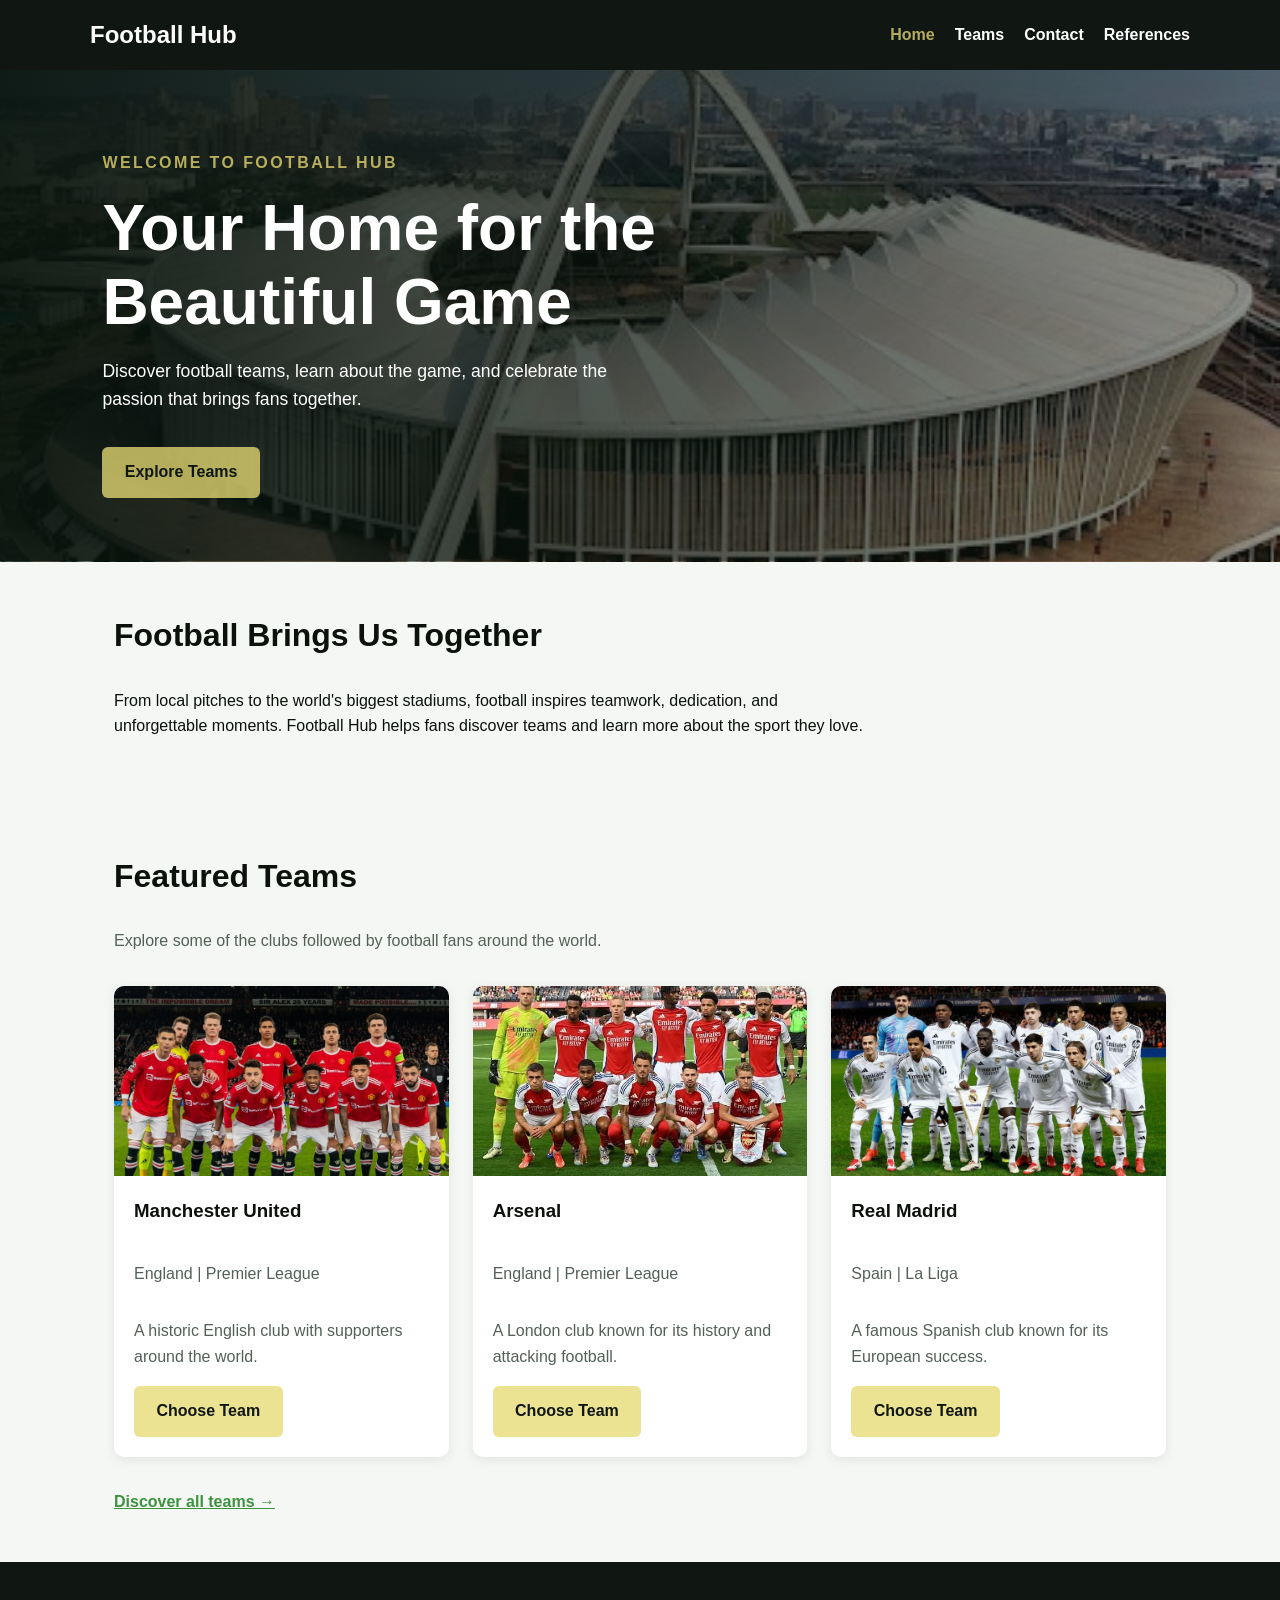
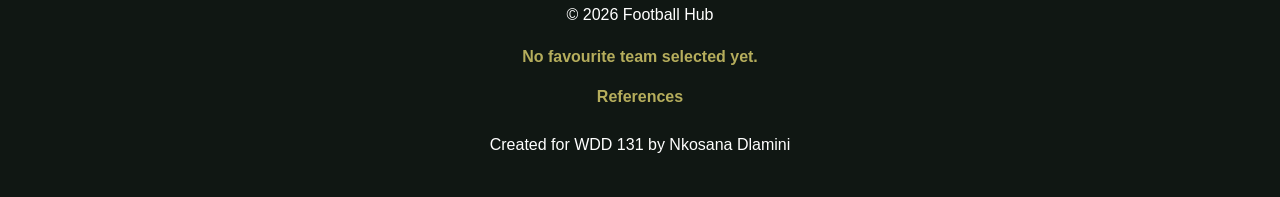
<file: project/index.html>
<!DOCTYPE html>
<html lang="en">
<head>
    <meta charset="UTF-8">
    <meta name="viewport" content="width=device-width, initial-scale=1.0">
    <meta name="description" content="Explore Football Hub for football teams, exciting match information, team profiles, and the latest football stories.">
    <meta name="author" content="Nkosana Dlamini">
    <title>Football Hub | Home</title>
    <link rel="stylesheet" href="project.css">
    <script src="project.js" defer></script>
</head>
<body>
    <header>
        <div class="header-inner">
            <a class="logo" href="index.html">Football Hub</a>

            <nav aria-label="Main navigation">
                <a href="index.html" aria-current="page">Home</a>
                <a href="teams.html">Teams</a>
                <a href="contact.html">Contact</a>
                <a href="references.html">References</a>
            </nav>
        </div>
    </header>

    <main>
        <section class="hero">
            <div class="hero-content">
                <p class="eyebrow">WELCOME TO FOOTBALL HUB</p>
                <h1>Your Home for the Beautiful Game</h1>
                <p>
                    Discover football teams, learn about the game,
                    and celebrate the passion that brings fans together.
                </p>
                <a class="button" href="teams.html">Explore Teams</a>
            </div>
        </section>

        <section class="intro">
            <h2>Football Brings Us Together</h2>
            <p>
                From local pitches to the world's biggest stadiums,
                football inspires teamwork, dedication, and unforgettable
                moments. Football Hub helps fans discover teams and
                learn more about the sport they love.
            </p>
        </section>

        <section class="featured">
            <h2>Featured Teams</h2>
            <p class="section-description">
                Explore some of the clubs followed by football fans
                around the world.
            </p>

            <div id="featured-teams" class="team-grid">
                <p>Loading featured teams...</p>
            </div>

            <a class="text-link" href="teams.html">Discover all teams →</a>
        </section>
    </main>

    <footer>
        <p>&copy; <span id="current-year"></span> Football Hub</p>
        <p id="saved-team" class="saved-team" aria-live="polite"></p>
        <nav aria-label="Footer navigation">
            <a href="references.html">References</a>
        </nav>
        <p>Created for WDD 131 by Nkosana Dlamini</p>
    </footer>
</body>
</html>
</file>
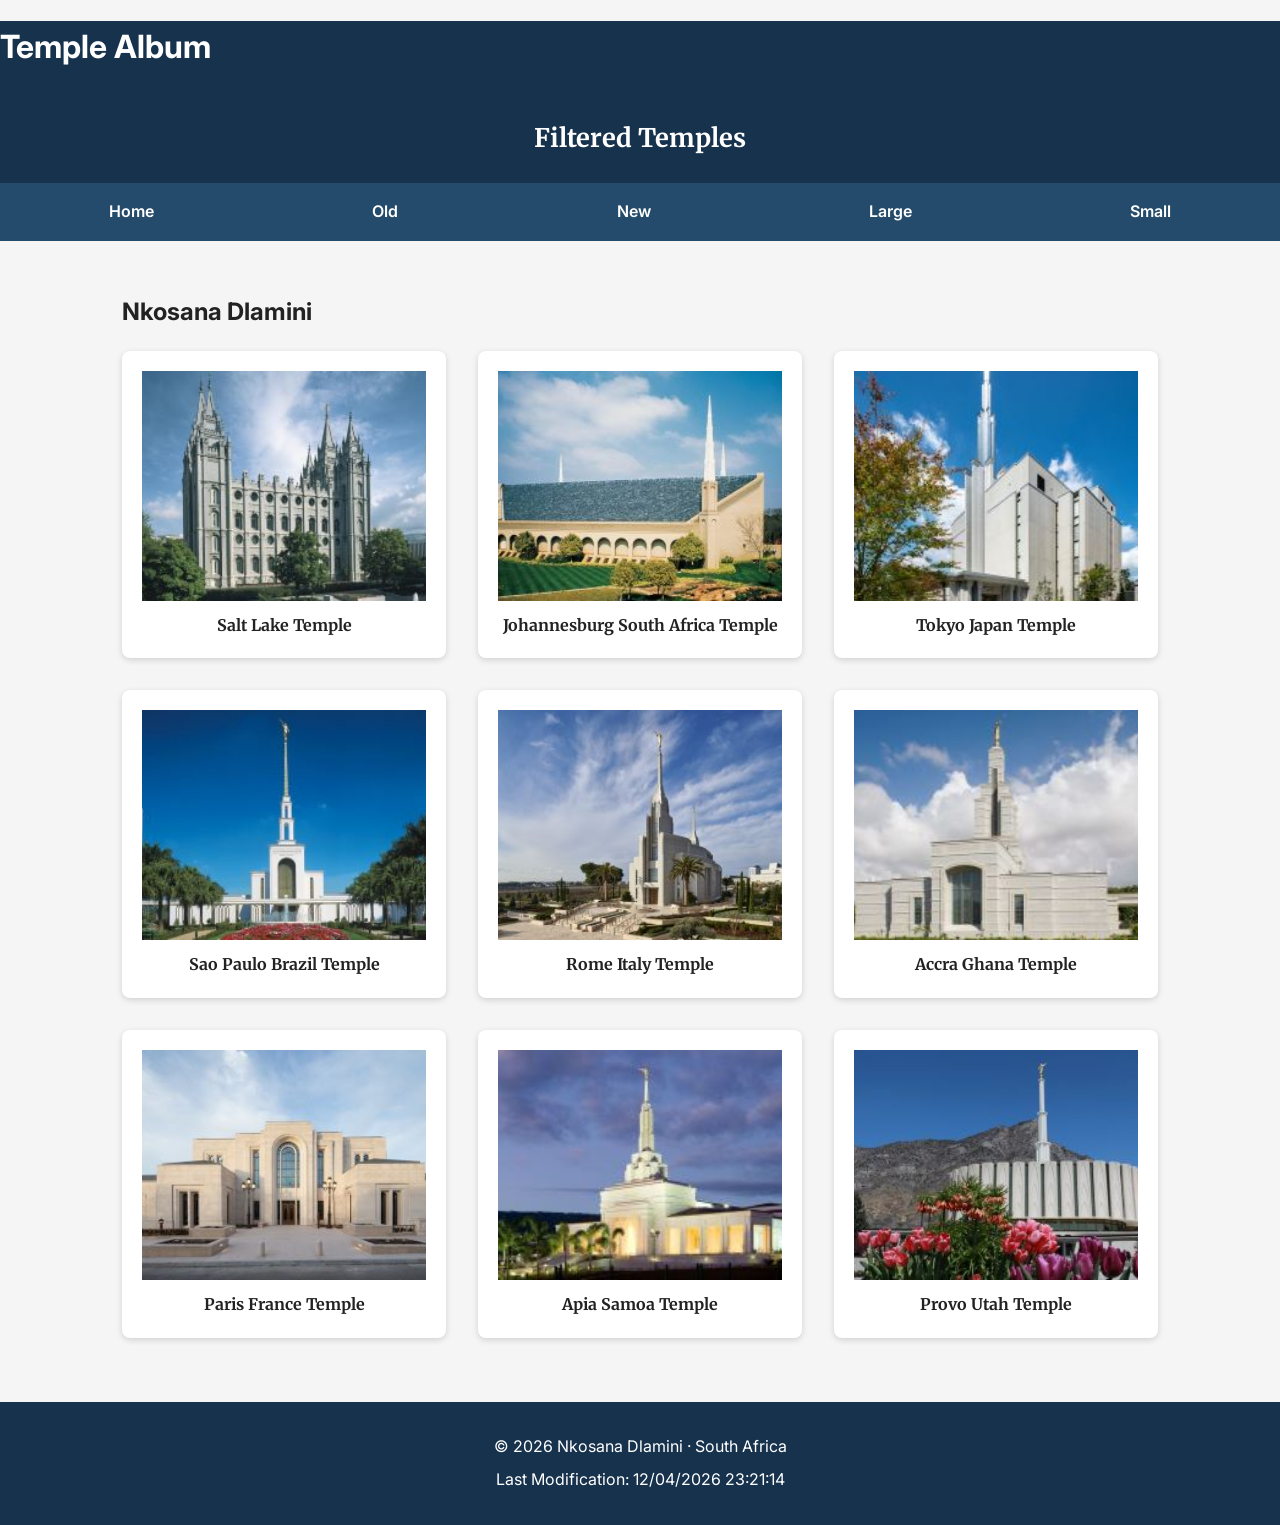
<file: filtered-temples.html>
<!DOCTYPE html>
<html lang="en">
<head>
    <meta charset="UTF-8">
    <meta name="viewport" content="width=device-width, initial-scale=1.0">

    <title>Temple Album - Filtered Temples  | WDD 131 | Nkosana Dlamini</title>

    <meta name="description" content="Temple Album featuring temples of The Church of Jesus Christ of Latter-day Saints, created for WDD 131 by Nkosana Dlamini.">

    <meta name="author" content="Nkosana Dlamini">

    <link rel="preconnect" href="https://fonts.googleapis.com">
    <link rel="preconnect" href="https://fonts.gstatic.com" crossorigin>

    <link href="https://fonts.googleapis.com/css2?family=Inter:opsz,wght@14..32,400;14..32,600;14..32,700&family=Merriweather:ital,wght@0,400;0,700;1,400&display=swap" rel="stylesheet">

    <link rel="stylesheet" href="styles/base.css">
    <link rel="stylesheet" href="styles/temples.css">
    <link rel="stylesheet" href="styles/temples-large.css">

    <script src="scripts/getdates.js" defer></script>
    <script src="scripts/temples.js" defer></script>
</head>

<body>

    <header>
        <h1>Temple Album</h1>
        <span id="course-title">Filtered Temples</span>

        <nav>
            <a href="#">Home</a>
            <a href="#">Old</a>
            <a href="#">New</a>
            <a href="#">Large</a>
            <a href="#">Small</a>
        </nav>
    </header>

    <main>
        <h2>Nkosana Dlamini</h2>

        <section class="temple-grid">

            <figure>
                <img src="images/temple1.jpg" alt="Salt Lake Temple">
                <figcaption>Salt Lake Temple</figcaption>
            </figure>

            <figure>
                <img src="images/temple2.jpg" alt="Johannesburg South Africa Temple">
                <figcaption>Johannesburg South Africa Temple</figcaption>
            </figure>

            <figure>
                <img src="images/temple3.jpg" alt="Tokyo Japan Temple">
                <figcaption>Tokyo Japan Temple</figcaption>
            </figure>

            <figure>
                <img src="images/temple4.jpg" alt="Sao Paulo Brazil Temple">
                <figcaption>Sao Paulo Brazil Temple</figcaption>
            </figure>

            <figure>
                <img src="images/temple5.jpg" alt="Rome Italy Temple">
                <figcaption>Rome Italy Temple</figcaption>
            </figure>

            <figure>
                <img src="images/temple6.jpg" alt="Accra Ghana Temple">
                <figcaption>Accra Ghana Temple</figcaption>
            </figure>

            <figure>
                <img src="images/temple7.jpg" alt="Paris France Temple">
                <figcaption>Paris France Temple</figcaption>
            </figure>

            <figure>
                <img src="images/temple8.jpg" alt="Apia Samoa Temple">
                <figcaption>Apia Samoa Temple</figcaption>
            </figure>

            <figure>
                <img src="images/temple9.jpg" alt="Provo Utah Temple">
                <figcaption>Provo Utah Temple</figcaption>
            </figure>

        </section>
    </main>

    <footer>
        <p>
            &copy; <span id="currentYear"></span> Nkosana Dlamini · South Africa
        </p>

        <p id="lastModified"></p>
    </footer>

</body>
</html>
</file>
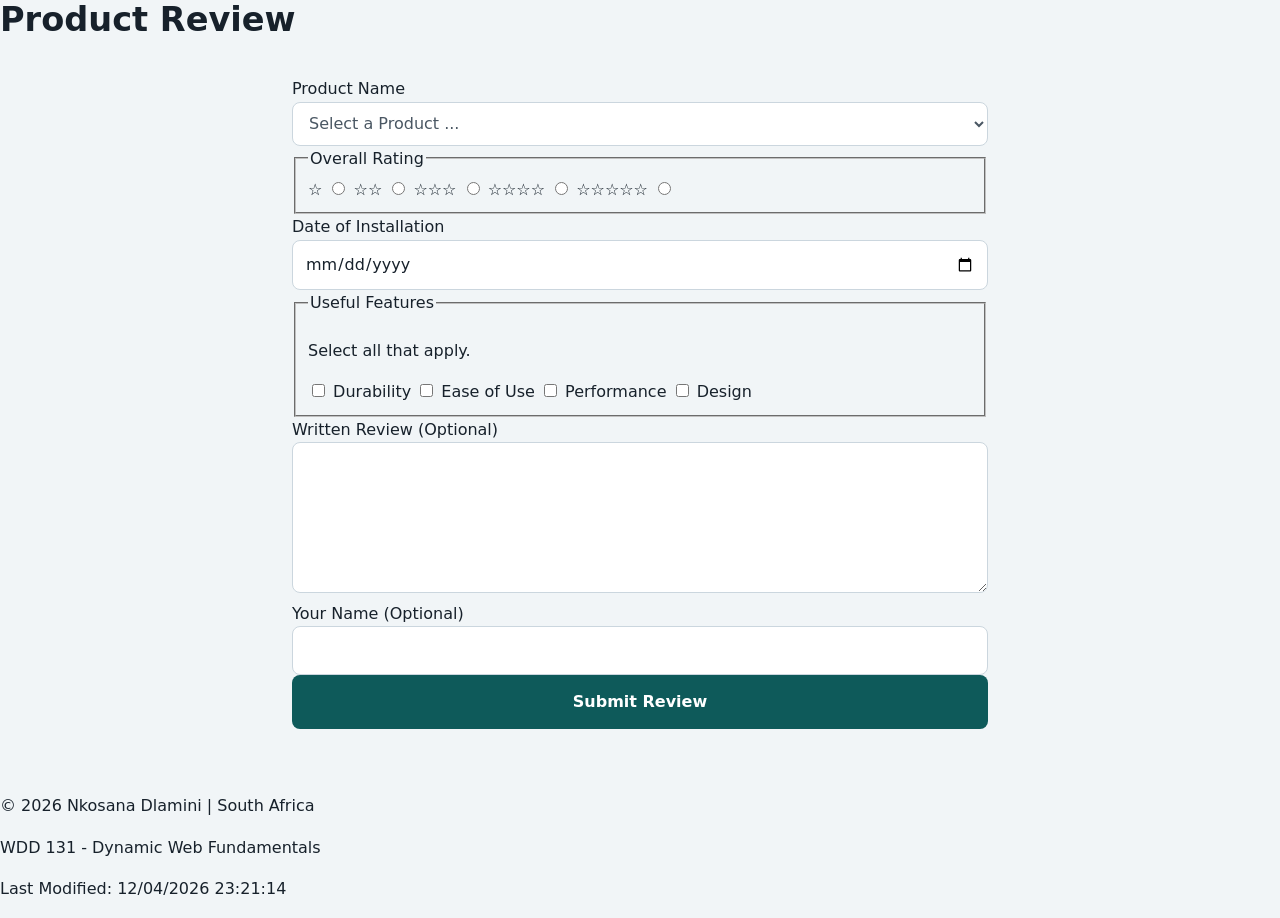
<file: form.html>
<!DOCTYPE html>
<html lang="en">
<head>
    <meta charset="UTF-8">
    <meta name="viewport" content="width=device-width, initial-scale=1.0">
    <meta name="description" content="Product Review Form for WDD 131 where users can rate a product, select useful features, provide a review, and submit their feedback.">
    <meta name="author" content="Nkosana Dlamini">
    <title>Product Review - WDD 131</title>

    <link rel="stylesheet" href="styles/form.css">
    <script src="scripts/form.js" defer></script>
</head>

<body>
    <header>
        <h1>Product Review</h1>
    </header>

    <main>
        <form action="review.html" method="get">

            <label for="productName">Product Name</label>
            <select id="productName" name="productName" required>
                <option value="" disabled selected>Select a Product ...</option>
            </select>

            <fieldset>
                <legend>Overall Rating</legend>

                <label for="rating1">☆</label>
                <input type="radio" id="rating1" name="rating" value="1" required>

                <label for="rating2">☆☆</label>
                <input type="radio" id="rating2" name="rating" value="2" required>

                <label for="rating3">☆☆☆</label>
                <input type="radio" id="rating3" name="rating" value="3" required>

                <label for="rating4">☆☆☆☆</label>
                <input type="radio" id="rating4" name="rating" value="4" required>

                <label for="rating5">☆☆☆☆☆</label>
                <input type="radio" id="rating5" name="rating" value="5" required>
            </fieldset>

            <label for="installationDate">Date of Installation</label>
            <input type="date" id="installationDate"
                name="installationDate" required>

            <fieldset>
                <legend>Useful Features</legend>
                <p>Select all that apply.</p>

                <label for="durability">
                    <input type="checkbox" id="durability"
                        name="features" value="Durability">
                    Durability
                </label>

                <label for="ease">
                    <input type="checkbox" id="ease"
                        name="features" value="Ease of Use">
                    Ease of Use
                </label>

                <label for="performance">
                    <input type="checkbox" id="performance"
                        name="features" value="Performance">
                    Performance
                </label>

                <label for="design">
                    <input type="checkbox" id="design"
                        name="features" value="Design">
                    Design
                </label>
            </fieldset>

            <label for="writtenReview">Written Review (Optional)</label>
            <textarea id="writtenReview" name="writtenReview"
                rows="5"></textarea>

            <label for="userName">Your Name (Optional)</label>
            <input type="text" id="userName" name="userName">

            <input type="submit" value="Submit Review">

        </form>
    </main>

    <footer>
        <p>&copy; <span id="currentyear"></span> Nkosana Dlamini | South Africa</p>
        <p>WDD 131 - Dynamic Web Fundamentals</p>
        <p id="lastModified"></p>
    </footer>
</body>
</html>
</file>
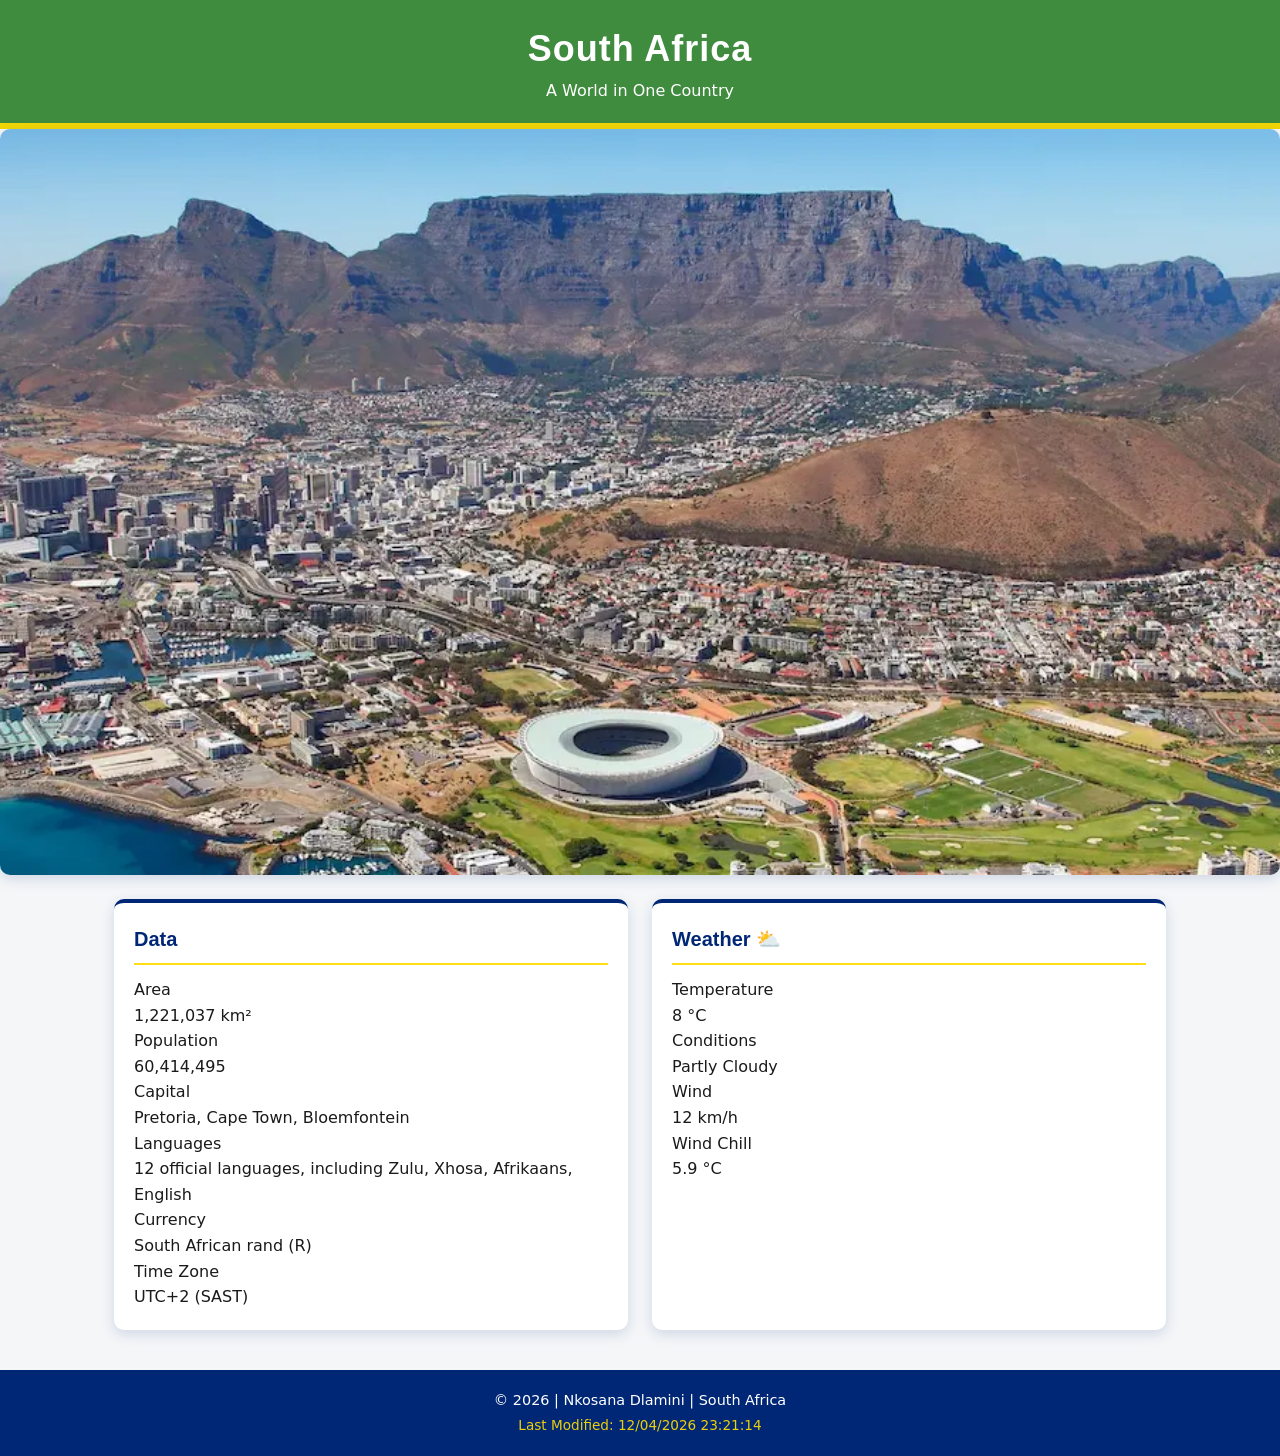
<file: place.html>
<!DOCTYPE html>
<html lang="en">
<head>
  <meta charset="UTF-8">
  <meta name="viewport" content="width=device-width, initial-scale=1.0">
  <meta name="description" content="Explore South Africa — a diverse nation of mountains, wildlife, and cultures. Quick facts plus a snapshot of weather conditions and wind chill.">
  <meta name="author" content="Nkosana Dlamini">
  <title>South Africa | A World in One Country</title>
  <link rel="stylesheet" href="styles/place.css">
  <script src="scripts/place.js" defer></script>
</head>
<body>

  <header>
    <h1>South Africa</h1>
    <p class="tagline">A World in One Country</p>
  </header>

  <div class="hero">
    <img
      src="images/hero1.webp"
      srcset="images/hero2.webp  480w,
              images/hero3.webp  800w,
              images/hero4.webp  1600w"
      sizes="(min-width: 1100px) 1100px, 100vw"
      alt="Table Mountain rising above Cape Town with a colourful sunset over the Atlantic Ocean"
      width="1600" height="900">
  </div>

  <main>

    <section class="card data" aria-labelledby="data-heading">
      <h2 id="data-heading">Data</h2>
      <dl>
        <dt>Area</dt>
        <dd>1,221,037 km²</dd>
        <dt>Population</dt>
        <dd>60,414,495</dd>
        <dt>Capital</dt>
        <dd>Pretoria, Cape Town, Bloemfontein</dd>
        <dt>Languages</dt>
        <dd>12 official languages, including Zulu, Xhosa, Afrikaans, English</dd>
        <dt>Currency</dt>
        <dd>South African rand (R)</dd>
        <dt>Time Zone</dt>
        <dd>UTC+2 (SAST)</dd>
      </dl>
    </section>

    <section class="card weather" aria-labelledby="weather-heading">
      <h2 id="weather-heading">Weather</h2>
      <img class="weather-icon" src="images/weather.svg" alt="Partly cloudy" width="64" height="64">
      <dl>
        <dt>Temperature</dt>
        <dd>8 °C</dd>
        <dt>Conditions</dt>
        <dd>Partly Cloudy</dd>
        <dt>Wind</dt>
        <dd>12 km/h</dd>
        <dt>Wind Chill</dt>
        <dd id="windchill"></dd>
      </dl>
    </section>

  </main>

  <footer>
    <p>&copy; <span id="currentYear"></span> | Nkosana Dlamini | South Africa</p>
    <p>Last Modified: <span id="lastModified"></span></p>
  </footer>

</body>
</html>
</file>
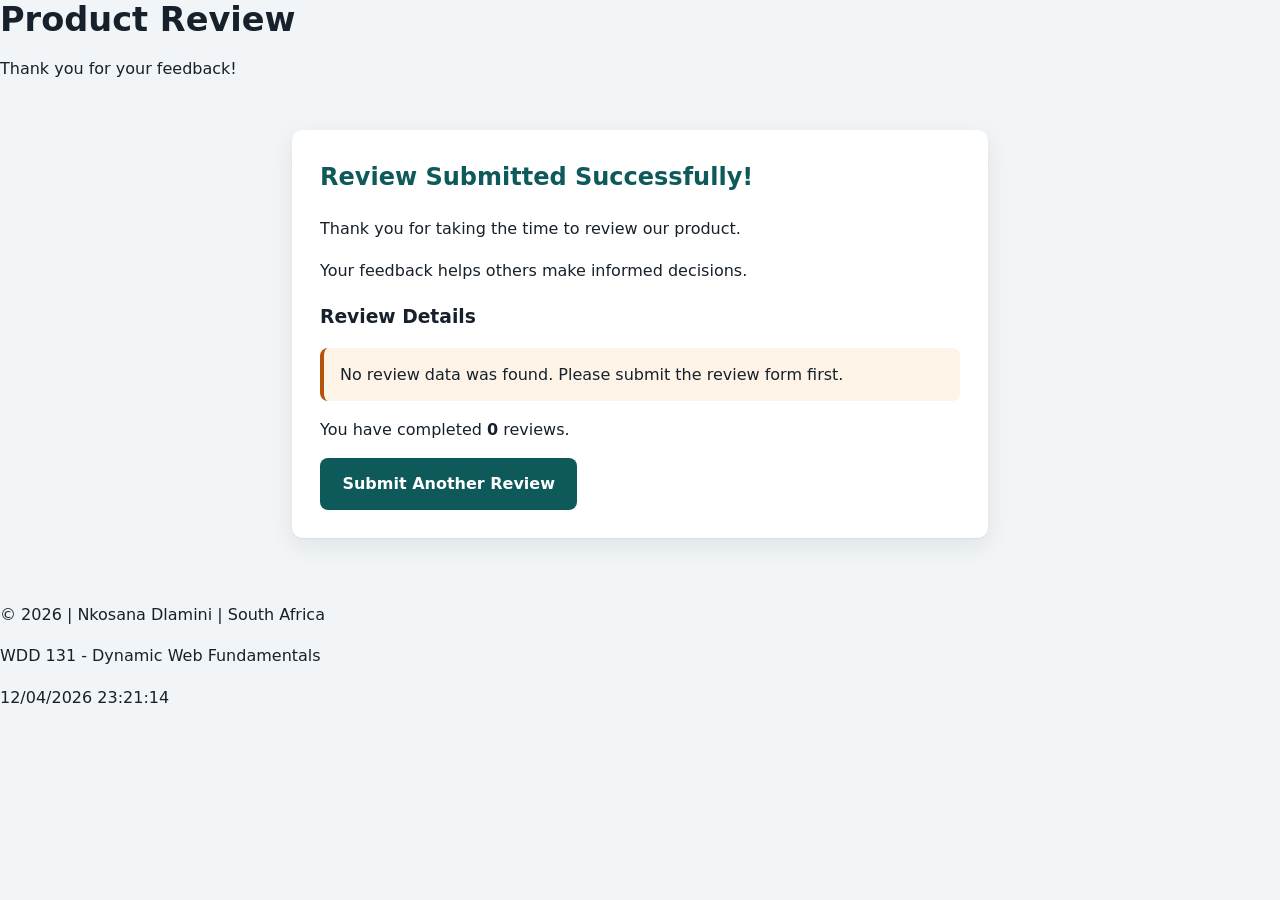
<file: review.html>
<!DOCTYPE html>
<html lang="en">
<head>
    <meta charset="UTF-8">
    <meta name="viewport" content="width=device-width, initial-scale=1.0">
    <meta name="description" content="Thank you for submitting your product review  View your review details and see how many reviews you have completed.">
    <meta name="author" content="Nkosana Dlamini">
    <title>Review Confirmation - WDD 131</title>

    <link rel="stylesheet" href="styles/form.css">
    <script src="scripts/review.js" defer></script>
</head>

<body>
    <header>
        <h1>Product Review</h1>
        <p>Thank you for your feedback!</p>
    </header>

    <main>
        <section class="confirmation">
            <h2>Review Submitted Successfully!</h2>

            <p>Thank you for taking the time to review our product.</p>

            <p>Your feedback helps others make informed decisions.</p>

            <h3>Review Details</h3>
            <div id="reviewDetails"></div>

            <p>You have completed <strong id="reviewCounter">0</strong> reviews.</p>

            <a href="form.html" class="review-link">Submit Another Review</a>
        </section>
    </main>

    <footer>
        <p>&copy; <span id="currentyear"></span> | Nkosana Dlamini | South Africa</p>
        <p>WDD 131 - Dynamic Web Fundamentals</p>
        <p id="lastModified"></p>
    </footer>
</body>
</html>
</file>
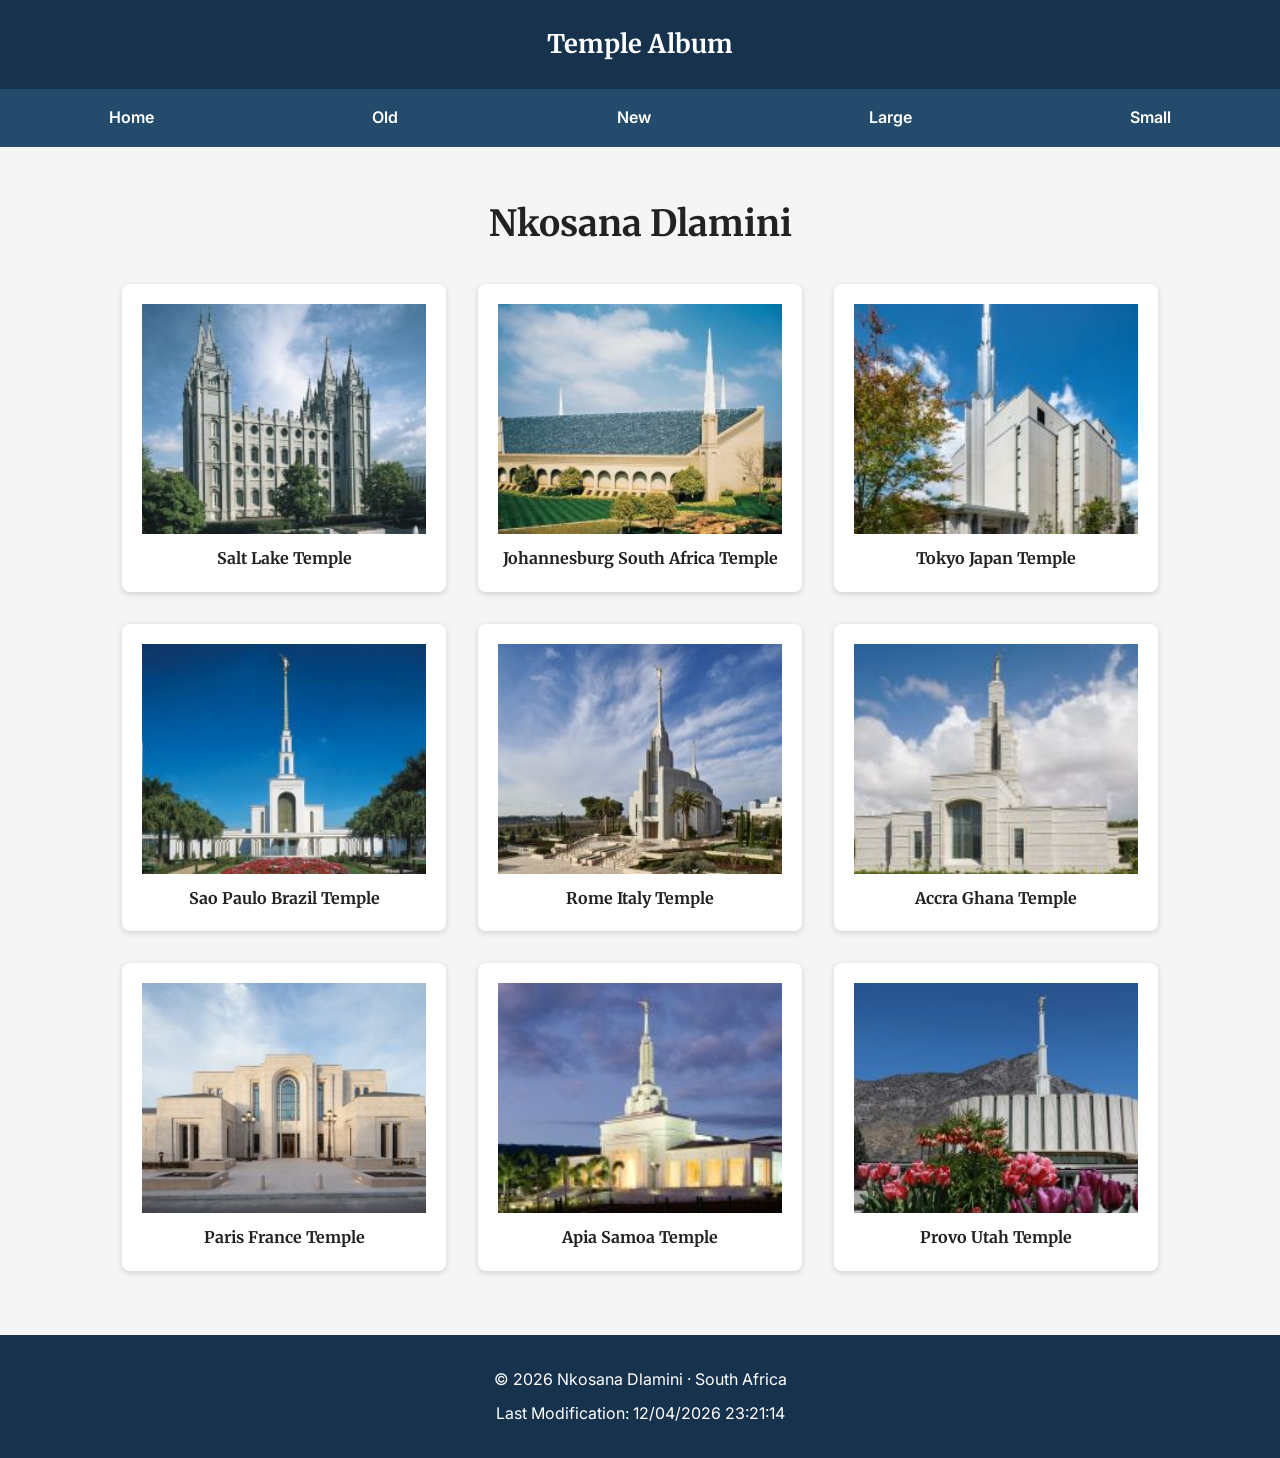
<file: temples.html>
<!DOCTYPE html>
<html lang="en">
<head>
    <meta charset="UTF-8">
    <meta name="viewport" content="width=device-width, initial-scale=1.0">

    <title>Temple Album - WDD 131 - Nkosana Dlamini</title>

    <meta name="description" content="Temple Album featuring temples of The Church of Jesus Christ of Latter-day Saints, created for WDD 131 by Nkosana Dlamini.">

    <meta name="author" content="Nkosana Dlamini">

    <link rel="preconnect" href="https://fonts.googleapis.com">
    <link rel="preconnect" href="https://fonts.gstatic.com" crossorigin>

    <link href="https://fonts.googleapis.com/css2?family=Inter:opsz,wght@14..32,400;14..32,600;14..32,700&family=Merriweather:ital,wght@0,400;0,700;1,400&display=swap" rel="stylesheet">

    <link rel="stylesheet" href="styles/base.css">
    <link rel="stylesheet" href="styles/temples.css">
    <link rel="stylesheet" href="styles/temples-large.css">

    <script src="scripts/getdates.js" defer></script>
    <script src="scripts/temples.js" defer></script>
</head>

<body>

    <header>
        <span id="course-title">Temple Album</span>

        <nav>
            <a href="#">Home</a>
            <a href="#">Old</a>
            <a href="#">New</a>
            <a href="#">Large</a>
            <a href="#">Small</a>
        </nav>
    </header>

    <main>
        <h1>Nkosana Dlamini</h1>

        <section class="temple-grid">

            <figure>
                <img src="images/temple1.jpg" alt="Salt Lake Temple">
                <figcaption>Salt Lake Temple</figcaption>
            </figure>

            <figure>
                <img src="images/temple2.jpg" alt="Johannesburg South Africa Temple">
                <figcaption>Johannesburg South Africa Temple</figcaption>
            </figure>

            <figure>
                <img src="images/temple3.jpg" alt="Tokyo Japan Temple">
                <figcaption>Tokyo Japan Temple</figcaption>
            </figure>

            <figure>
                <img src="images/temple4.jpg" alt="Sao Paulo Brazil Temple">
                <figcaption>Sao Paulo Brazil Temple</figcaption>
            </figure>

            <figure>
                <img src="images/temple5.jpg" alt="Rome Italy Temple">
                <figcaption>Rome Italy Temple</figcaption>
            </figure>

            <figure>
                <img src="images/temple6.jpg" alt="Accra Ghana Temple">
                <figcaption>Accra Ghana Temple</figcaption>
            </figure>

            <figure>
                <img src="images/temple7.jpg" alt="Paris France Temple">
                <figcaption>Paris France Temple</figcaption>
            </figure>

            <figure>
                <img src="images/temple8.jpg" alt="Apia Samoa Temple">
                <figcaption>Apia Samoa Temple</figcaption>
            </figure>

            <figure>
                <img src="images/temple9.jpg" alt="Provo Utah Temple">
                <figcaption>Provo Utah Temple</figcaption>
            </figure>

        </section>
    </main>

    <footer>
        <p>
            &copy; <span id="currentYear"></span> Nkosana Dlamini · South Africa
        </p>

        <p id="lastModified"></p>
    </footer>

</body>
</html>
</file>
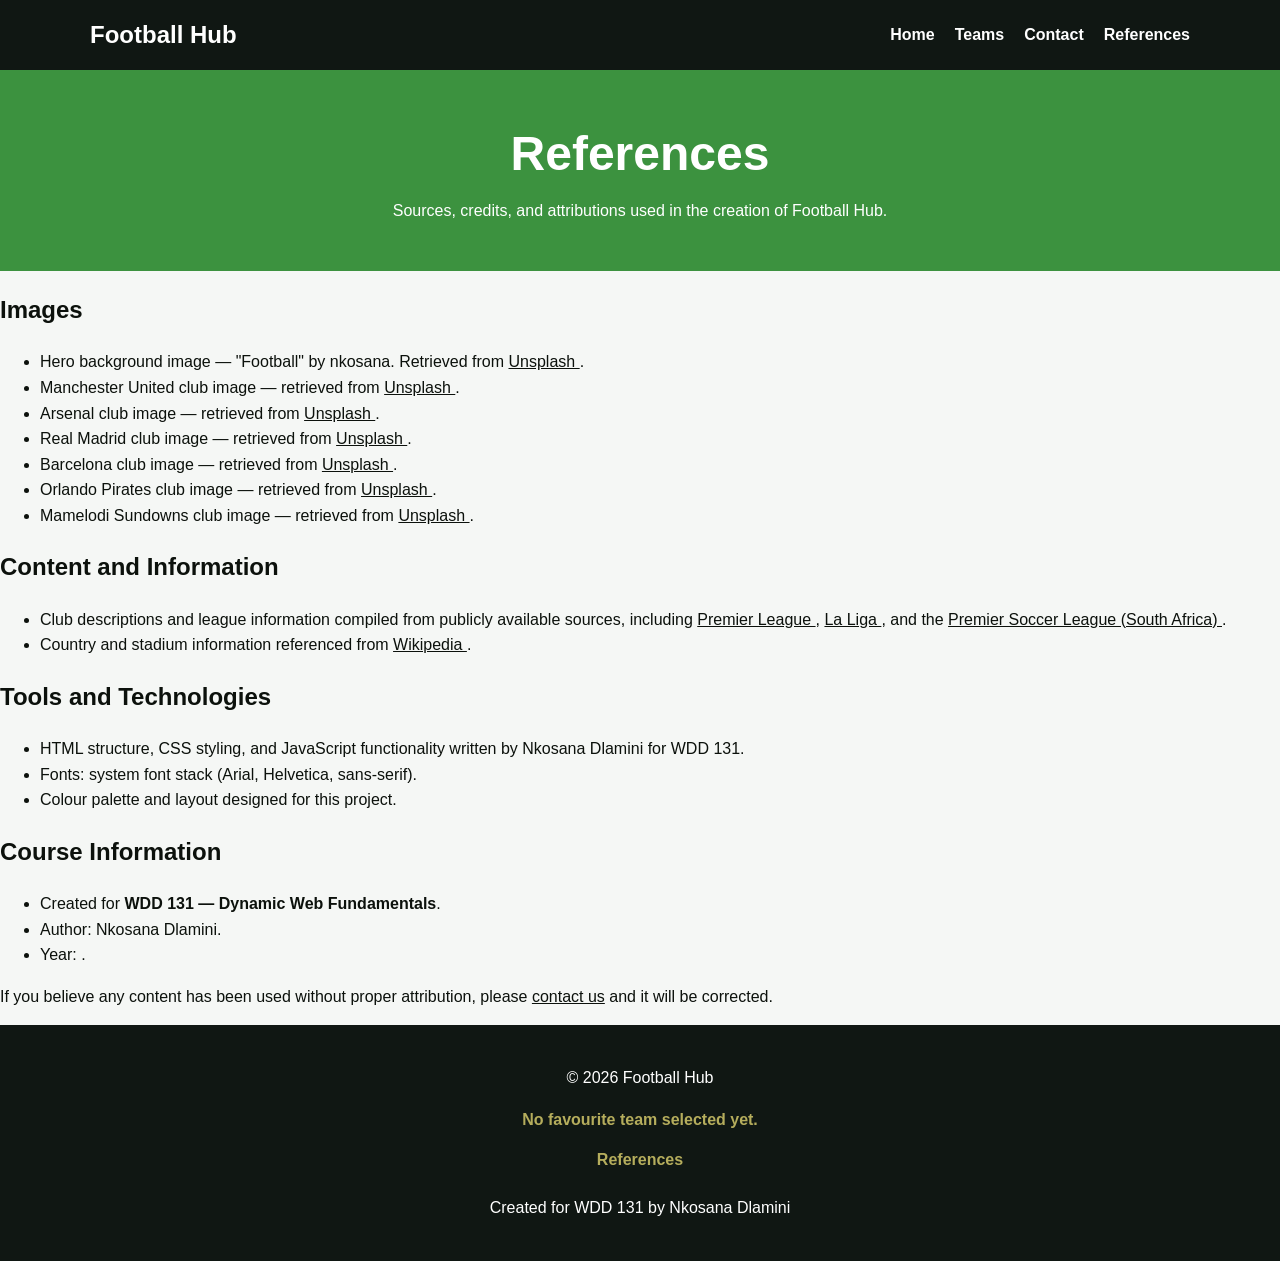
<file: project/references.html>
<!DOCTYPE html>
<html lang="en">
<head>
    <meta charset="UTF-8">
    <meta name="viewport" content="width=device-width, initial-scale=1.0">
    <meta name="description" content="References and sources used in the creation of Football Hub, including image credits and content sources.">
    <meta name="author" content="Nkosana Dlamini">
    <title>Football Hub | References</title>
    <link rel="stylesheet" href="project.css">
    <script src="project.js" defer></script>
</head>
<body>
    <header>
        <div class="header-inner">
            <a class="logo" href="index.html">Football Hub</a>

            <nav aria-label="Main navigation">
                <a href="index.html">Home</a>
                <a href="teams.html">Teams</a>
                <a href="contact.html">Contact</a>
                <a href="references.html">References</a>
            </nav>
        </div>
    </header>

    <main>
        <section class="page-heading">
            <h1>References</h1>
            <p>
                Sources, credits, and attributions used in the
                creation of Football Hub.
            </p>
        </section>

        <section class="references-section">
            <h2>Images</h2>
            <ul class="reference-list">
                <li>
                    Hero background image — "Football" by
                    <span class="reference-author">nkosana</span>.
                    Retrieved from
                    <a href="https://unsplash.com" target="_blank" rel="noopener">
                        Unsplash
                    </a>.
                </li>
                <li>
                    Manchester United club image — retrieved from
                    <a href="https://unsplash.com" target="_blank" rel="noopener">
                        Unsplash
                    </a>.
                </li>
                <li>
                    Arsenal club image — retrieved from
                    <a href="https://unsplash.com" target="_blank" rel="noopener">
                        Unsplash
                    </a>.
                </li>
                <li>
                    Real Madrid club image — retrieved from
                    <a href="https://unsplash.com" target="_blank" rel="noopener">
                        Unsplash
                    </a>.
                </li>
                <li>
                    Barcelona club image — retrieved from
                    <a href="https://unsplash.com" target="_blank" rel="noopener">
                        Unsplash
                    </a>.
                </li>
                <li>
                    Orlando Pirates club image — retrieved from
                    <a href="https://unsplash.com" target="_blank" rel="noopener">
                        Unsplash
                    </a>.
                </li>
                <li>
                    Mamelodi Sundowns club image — retrieved from
                    <a href="https://unsplash.com" target="_blank" rel="noopener">
                        Unsplash
                    </a>.
                </li>
            </ul>

            <h2>Content and Information</h2>
            <ul class="reference-list">
                <li>
                    Club descriptions and league information compiled from
                    publicly available sources, including
                    <a href="https://www.premierleague.com" target="_blank" rel="noopener">
                        Premier League
                    </a>,
                    <a href="https://www.laliga.com" target="_blank" rel="noopener">
                        La Liga
                    </a>, and the
                    <a href="https://www.psl.co.za" target="_blank" rel="noopener">
                        Premier Soccer League (South Africa)
                    </a>.
                </li>
                <li>
                    Country and stadium information referenced from
                    <a href="https://en.wikipedia.org" target="_blank" rel="noopener">
                        Wikipedia
                    </a>.
                </li>
            </ul>

            <h2>Tools and Technologies</h2>
            <ul class="reference-list">
                <li>
                    HTML structure, CSS styling, and JavaScript functionality
                    written by Nkosana Dlamini for WDD 131.
                </li>
                <li>
                    Fonts: system font stack
                    (Arial, Helvetica, sans-serif).
                </li>
                <li>
                    Colour palette and layout designed for this project.
                </li>
            </ul>

            <h2>Course Information</h2>
            <ul class="reference-list">
                <li>
                    Created for <strong>WDD 131 — Dynamic Web Fundamentals</strong>.
                </li>
                <li>
                    Author: Nkosana Dlamini.
                </li>
                <li>
                    Year: <span id="current-year-ref"></span>.
                </li>
            </ul>

            <p class="reference-note">
                If you believe any content has been used without proper
                attribution, please
                <a href="contact.html">contact us</a>
                and it will be corrected.
            </p>
        </section>
    </main>

    <footer>
        <p>&copy; <span id="current-year"></span> Football Hub</p>
        <p id="saved-team" class="saved-team" aria-live="polite"></p>
        <nav aria-label="Footer navigation">
            <a href="references.html" aria-current="page">References</a>
        </nav>
        <p>Created for WDD 131 by Nkosana Dlamini</p>
    </footer>
</body>
</html>
</file>
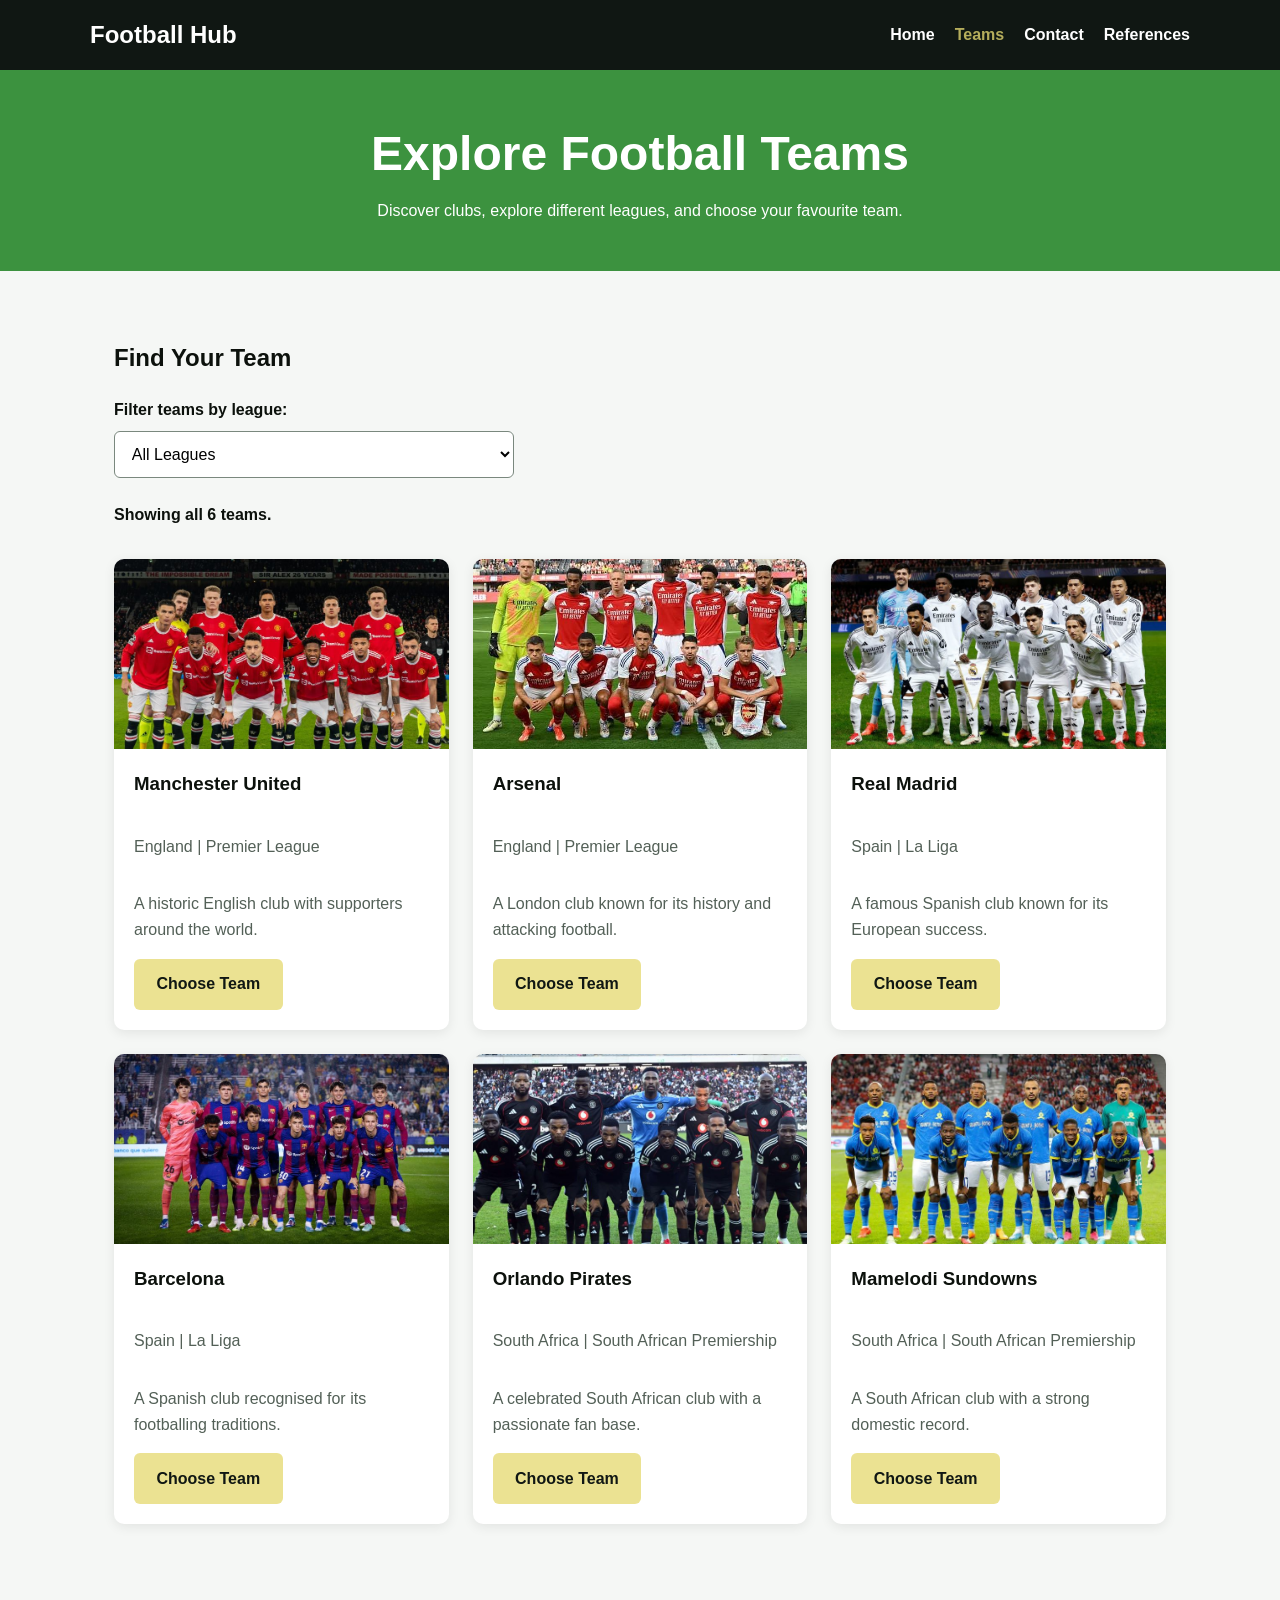
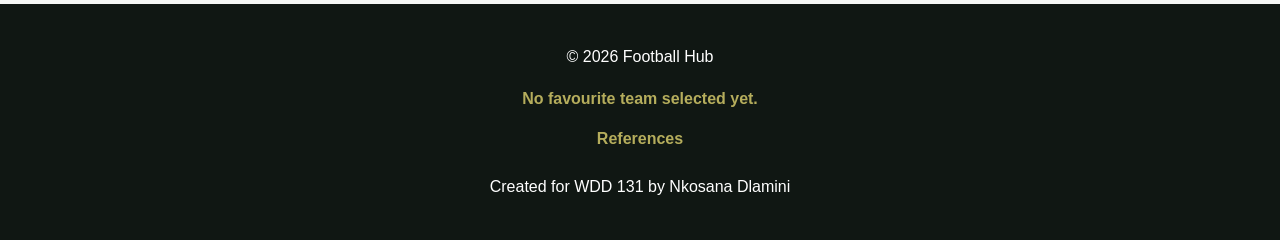
<file: project/teams.html>
<!DOCTYPE html>
<html lang="en">
<head>
    <meta charset="UTF-8">
    <meta name="viewport" content="width=device-width, initial-scale=1.0">
    <meta name="description" content="Explore football teams from England, Spain, and South Africa. Filter clubs by league and discover their stories on Football Hub.">
    <meta name="author" content="Nkosana Dlamini">
    <title>Football Hub | Teams</title>
    <link rel="stylesheet" href="project.css">
    <script src="project.js" defer></script>
</head>
<body>
    <header>
        <div class="header-inner">
            <a class="logo" href="index.html">Football Hub</a>

            <nav aria-label="Main navigation">
                <a href="index.html">Home</a>
                <a href="teams.html" aria-current="page">Teams</a>
                <a href="contact.html">Contact</a>
                <a href="references.html">References</a>
            </nav>
        </div>
    </header>

    <main>
        <section class="page-heading">
            <h1>Explore Football Teams</h1>
            <p>
                Discover clubs, explore different leagues, and choose
                your favourite team.
            </p>
        </section>

        <section class="team-directory">
            <h2>Find Your Team</h2>

            <label for="league-filter">Filter teams by league:</label>
            <select id="league-filter" name="league-filter">
                <option value="all">All Leagues</option>
                <option value="Premier League">Premier League</option>
                <option value="La Liga">La Liga</option>
                <option value="South African Premiership">
                    South African Premiership
                </option>
            </select>

            <p id="team-count" aria-live="polite"></p>

            <div id="all-teams" class="team-grid">
                <p>Loading teams...</p>
            </div>
        </section>
    </main>

    <footer>
        <p>&copy; <span id="current-year"></span> Football Hub</p>
        <p id="saved-team" class="saved-team" aria-live="polite"></p>
        <nav aria-label="Footer navigation">
            <a href="references.html">References</a>
        </nav>
        <p>Created for WDD 131 by Nkosana Dlamini</p>
    </footer>
</body>
</html>
</file>
<file: project/project.css>
/* General styles */
:root {
    --primary-color: #0a770ec8;
    --accent-color: #e6da72c5;
    --accent-hover: #6bc247;
    --dark-color: #101713;
    --light-color: #f5f7f5;
    --text-color: #0c110c;
    --muted-color: #536057;
    --content-width: 1100px;
}

* {
    box-sizing: border-box;
}

body {
    margin: 0;
    font-family: Arial, Helvetica, sans-serif;
    line-height: 1.6;
    color: var(--text-color);
    background-color: var(--light-color);
}

img {
    display: block;
    max-width: 100%;
    height: auto;
}

a {
    color: inherit;
}

a:focus-visible,
button:focus-visible,
input:focus-visible,
select:focus-visible,
textarea:focus-visible {
    outline: 3px solid var(--accent-color);
    outline-offset: 3px;
}

/* Header and navigation */
header {
    background-color: var(--dark-color);
    color: white;
    padding: 1rem 1.5rem;
}

.header-inner {
    max-width: var(--content-width);
    margin: 0 auto;
    display: flex;
    justify-content: space-between;
    align-items: center;
    gap: 1rem;
    flex-wrap: wrap;
}

.logo {
    font-size: 1.5rem;
    font-weight: bold;
    text-decoration: none;
}

nav {
    display: flex;
    flex-wrap: wrap;
    gap: 1.25rem;
}

nav a {
    text-decoration: none;
    font-weight: bold;
    padding: 0.4rem 0;
}

nav a:hover,
nav a[aria-current="page"] {
    color: var(--accent-color);
}

/* Home hero */
.hero {
    min-height: 420px;
    display: flex;
    align-items: center;
    padding: 4rem 8%;
    color: white;
    background-color: var(--primary-color);
    background-image:
        linear-gradient(90deg, rgba(8, 20, 13, 0.95),
        rgba(8, 20, 13, 0.45)),
        url("images/football.jpg");
    background-position: center;
    background-size: cover;
    background-repeat: no-repeat;
}

.hero-content {
    max-width: 650px;
}

.eyebrow {
    color: var(--accent-color);
    font-weight: bold;
    letter-spacing: 0.15em;
}

h1 {
    font-size: clamp(2.2rem, 5vw, 4rem);
    line-height: 1.15;
    margin: 0.5rem 0 1rem;
}

.hero-content > p:not(.eyebrow) {
    font-size: 1.1rem;
    max-width: 550px;
}

.button {
    display: inline-block;
    background-color: var(--accent-color);
    color: var(--dark-color);
    padding: 0.8rem 1.4rem;
    border-radius: 6px;
    text-decoration: none;
    font-weight: bold;
    margin-top: 1rem;
    transition: background-color 0.2s ease, transform 0.2s ease,
        box-shadow 0.2s ease;
}

.button:hover {
    background-color: var(--accent-hover);
    transform: translateY(-1px);
    box-shadow: 0 4px 10px rgba(0, 0, 0, 0.15);
}

/* Main sections */
.intro,
.featured {
    max-width: var(--content-width);
    margin: 0 auto;
    padding: 3rem 1.5rem;
}

.intro h2,
.featured h2 {
    font-size: 2rem;
    margin-top: 0;
}

.intro p {
    max-width: 750px;
}

.section-description {
    color: var(--muted-color);
}

.team-grid {
    display: grid;
    grid-template-columns: repeat(auto-fit, minmax(260px, 1fr));
    gap: 1.5rem;
    margin: 2rem 0;
}

.team-card {
    background-color: white;
    border-radius: 10px;
    overflow: hidden;
    box-shadow: 0 3px 12px rgba(0, 0, 0, 0.08);
    display: flex;
    flex-direction: column;
}

.team-card img {
    width: 100%;
    height: 190px;
    object-fit: cover;
}

.team-card-content {
    padding: 1.25rem;
    display: flex;
    flex-direction: column;
    flex-grow: 1;
}

.team-card h3 {
    margin-top: 0;
}

.team-card p {
    color: var(--muted-color);
}

.team-card .button {
    border: none;
    font: inherit;
    font-weight: bold;
    cursor: pointer;
    margin-top: auto;
    align-self: flex-start;
}

.text-link {
    font-weight: bold;
    color: var(--primary-color);
}

.text-link:hover {
    color: #397d36;
}

/* Footer */
footer {
    background-color: var(--dark-color);
    color: white;
    padding: 1.5rem;
    text-align: center;
}

footer nav {
    justify-content: center;
    margin: 0.5rem 0;
}

footer a {
    color: var(--accent-color);
}

.saved-team {
    color: var(--accent-color);
    font-weight: bold;
    margin: 0.5rem 0;
}

/* Teams page */
.page-heading {
    background-color: var(--primary-color);
    color: white;
    text-align: center;
    padding: 3rem 1.5rem;
}

.page-heading h1 {
    font-size: clamp(2rem, 5vw, 3rem);
}

.page-heading p {
    max-width: 650px;
    margin: 0 auto;
}

.team-directory {
    max-width: var(--content-width);
    margin: 0 auto;
    padding: 3rem 1.5rem;
}

.team-directory label {
    display: block;
    font-weight: bold;
    margin-bottom: 0.5rem;
}

.team-directory select {
    width: 100%;
    max-width: 400px;
    padding: 0.8rem;
    border: 1px solid #7a887e;
    border-radius: 6px;
    background-color: white;
    font: inherit;
}

#team-count {
    margin: 1.5rem 0;
    font-weight: bold;
}

/* Responsive layouts */
@media (max-width: 700px) {
    header {
        padding: 1rem;
    }

    .header-inner {
        flex-direction: column;
        align-items: flex-start;
    }

    nav {
        gap: 1rem;
    }

    .hero {
        min-height: 360px;
        padding: 3rem 1.5rem;
    }
}

@media (max-width: 450px) {
    .intro,
    .featured,
    .team-directory {
        padding: 2rem 1rem;
    }
}
/* Contact page */
.contact-section {
    max-width: var(--content-width);
    margin: 0 auto;
    padding: 3rem 1.5rem;
    display: grid;
    grid-template-columns: 1fr 1.4fr;
    gap: 2.5rem;
    align-items: start;
}

.contact-info h2,
.contact-form-wrapper h2 {
    font-size: 1.6rem;
    margin-top: 0;
    color: var(--primary-color);
}

.contact-list {
    list-style: none;
    padding: 0;
    margin: 1.5rem 0 0;
}

.contact-list li {
    padding: 0.75rem 0;
    border-bottom: 1px solid #e2e7e3;
}

.contact-list li:last-child {
    border-bottom: none;
}

.contact-list strong {
    display: block;
    color: var(--primary-color);
    margin-bottom: 0.25rem;
}

.contact-list a {
    color: var(--text-color);
    text-decoration: none;
}

.contact-list a:hover {
    color: var(--primary-color);
    text-decoration: underline;
}

.contact-form-wrapper {
    background-color: white;
    padding: 2rem;
    border-radius: 10px;
    box-shadow: 0 3px 12px rgba(0, 0, 0, 0.08);
}

.form-field {
    margin-bottom: 1.25rem;
}

.form-field label {
    display: block;
    font-weight: bold;
    margin-bottom: 0.4rem;
}

.form-field input,
.form-field select,
.form-field textarea {
    width: 100%;
    padding: 0.75rem;
    border: 1px solid #7a887e;
    border-radius: 6px;
    background-color: white;
    font: inherit;
    color: var(--text-color);
}

.form-field textarea {
    resize: vertical;
    min-height: 120px;
}

.form-field input:focus,
.form-field select:focus,
.form-field textarea:focus {
    border-color: var(--primary-color);
}

.form-field input[aria-invalid="true"],
.form-field select[aria-invalid="true"],
.form-field textarea[aria-invalid="true"] {
    border-color: #c0392b;
    background-color: #fdf3f2;
}

.error-message {
    display: block;
    color: #c0392b;
    font-size: 0.875rem;
    margin-top: 0.3rem;
    min-height: 1.2em;
}

.form-status {
    margin-top: 1rem;
    font-weight: bold;
    min-height: 1.5em;
}

.form-status.success {
    color: var(--primary-color);
}

.form-status.error {
    color: #c0392b;
}

@media (max-width: 800px) {
    .contact-section {
        grid-template-columns: 1fr;
        gap: 2rem;
        padding: 2rem 1.5rem;
    }

    .contact-form-wrapper {
        padding: 1.5rem;
    }
}

@media (max-width: 450px) {
    .contact-section {
        padding: 2rem 1rem;
    }
}
</file>
<file: styles/base.css>
/* WDD 131 - Base Styles */

* {
    box-sizing: border-box;
}

body {
    margin: 0;
    font-family: "Inter", sans-serif;
    color: #222;
    background-color: #f5f5f5;
    line-height: 1.6;
}

header {
    background-color: #17324d;
    color: white;
}

#course-title {
    display: block;
    padding: 1.5rem 1rem;
    text-align: center;
    font-family: "Merriweather", serif;
    font-size: 1.6rem;
    font-weight: 700;
}

nav {
    display: flex;
    justify-content: space-around;
    align-items: center;
    background-color: #244b6b;
}

nav a {
    flex: 1 1 auto;
    padding: 1rem;
    color: white;
    text-align: center;
    text-decoration: none;
    font-weight: 600;
    transition: background-color 0.3s ease, color 0.3s ease;
}

nav a:hover {
    background-color: #f2c14e;
    color: #17324d;
}

footer {
    margin-top: 2rem;
    padding: 1.5rem;
    background-color: #17324d;
    color: white;
    text-align: center;
}

footer p {
    margin: 0.5rem;
}

@media screen and (max-width: 639px) {

    nav {
        flex-direction: column;
    }

    nav a {
        width: 100%;
    }
}
</file>
<file: styles/temples.css>
/* Temple Album - Mobile / Base Styles */

main {
    max-width: 1100px;
    margin: 0 auto;
    padding: 1rem;
}

main h1 {
    text-align: center;
    margin: 1rem 0 2rem;
    font-family: "Merriweather", serif;
}

.temple-grid {
    display: grid;
    grid-template-columns: 1fr;
    gap: 1.5rem;
}

figure {
    margin: 0;
    padding: 1rem;
    background-color: #ffffff;
    border-radius: 8px;
    box-shadow: 0 2px 6px rgba(0, 0, 0, 0.15);
}

figure img {
    display: block;
    width: 100%;
    height: 220px;
    object-fit: cover;
}

figcaption {
    padding-top: 0.75rem;
    text-align: center;
    font-family: "Merriweather", serif;
    font-weight: 700;
}

figure:hover {
    transform: translateY(-3px);
}
</file>
<file: styles/temples-large.css>
/* Temple Album - Large Screen Styles */

@media screen and (min-width: 640px) {

    .temple-grid {
        grid-template-columns: repeat(2, 1fr);
        gap: 2rem;
    }

    main {
        padding: 2rem;
    }

    main h1 {
        font-size: 2rem;
    }

    figure {
        padding: 1.25rem;
    }
    figure img {
        height: 230px;
        object-fit: cover;
    }
}

@media screen and (min-width: 1000px) {

    .temple-grid {
        grid-template-columns: repeat(3, 1fr);
    }

    main h1 {
        font-size: 2.25rem;
    }
}
</file>
<file: styles/form.css>
/* ============================================================
   styles/form.css  —  shared styles for form.html and review.html
   Design principles applied: alignment, contrast, proximity,
   repetition (tokens), and clear usability affordances.
   ============================================================ */

/* ---------- 1. Design tokens (repetition) ---------- */
:root {
  --ink:        #17212b;   /* body text        — 15.8:1 on white */
  --ink-soft:   #4a5763;   /* secondary text   —  7.5:1 on white */
  --brand:      #0e5a5a;   /* primary          —  7.7:1 on white */
  --brand-dark: #093f3f;   /* hover            — 11.0:1 on white */
  --brand-tint: #e4f0ef;
  --accent:     #b45309;   /* focus ring       —  5.0:1 on white */
  --star-on:    #d97706;
  --star-off:   #c7d0d8;
  --danger:     #b3261e;   /* required marker  —  6.4:1 on white */
  --page:       #f1f5f7;
  --surface:    #ffffff;
  --line:       #cbd6de;
  --radius:     10px;
  --shadow:     0 1px 2px rgba(16, 24, 32, .06),
                0 8px 24px rgba(16, 24, 32, .08);
  --font: "Segoe UI", system-ui, -apple-system, "Helvetica Neue", Arial, sans-serif;
}

/* ---------- 2. Base ---------- */
*,
*::before,
*::after { box-sizing: border-box; }

body {
  margin: 0;
  font-family: var(--font);
  line-height: 1.6;
  color: var(--ink);
  background: var(--page);
}

.wrap,
main {
  width: min(46rem, 100%);
  margin-inline: auto;
  padding-inline: 1.25rem;
}

main { padding-block: 2rem 3rem; }

/* ---------- 3. Header & footer ---------- */
.site-header {
  background: var(--brand);
  color: #ffffff;
}

.site-header .wrap { padding-block: 1.5rem; }

.site-title {
  margin: 0;
  font-size: 1.25rem;
  font-weight: 700;
}

.site-sub {
  margin: .15rem 0 0;
  font-size: .9rem;
  opacity: .9;
}

.site-footer {
  background: var(--ink);
  color: #e6edf2;
  font-size: .875rem;
}

.site-footer .wrap { padding-block: 1.5rem; }

.site-footer p { margin: .2rem 0; }

/* ---------- 4. Page intro ---------- */
h1 {
  margin: 0 0 .25rem;
  font-size: clamp(1.6rem, 1.2rem + 1.6vw, 2.1rem);
  line-height: 1.2;
}

.lede {
  margin: 0 0 1.5rem;
  color: var(--ink-soft);
}

.req {
  color: var(--danger);
  font-weight: 700;
}

.hint {
  font-weight: 400;
  font-size: .875rem;
  color: var(--ink-soft);
}

/* ---------- 5. Card ---------- */
.card,
.confirmation {
  background: var(--surface);
  border-radius: var(--radius);
  box-shadow: var(--shadow);
  padding: 1.75rem;
}

/* ---------- 6. Fields (alignment + proximity) ---------- */
.field {
  margin: 0 0 1.5rem;
}

fieldset.field {
  border: 0;
  padding: 0;
}

.field > label,
.field > legend {
  display: block;
  padding: 0;
  margin-bottom: .4rem;
  font-weight: 600;
}

input[type="text"],
input[type="date"],
select,
textarea {
  width: 100%;
  padding: .65rem .75rem;
  font: inherit;
  color: inherit;
  background: #ffffff;
  border: 1px solid var(--line);
  border-radius: 8px;
}

textarea {
  resize: vertical;
  min-height: 7rem;
}

/* Placeholder option reads as muted, not as a real choice */
select:invalid { color: var(--ink-soft); }

/* One consistent, highly visible focus indicator everywhere */
input:focus-visible,
select:focus-visible,
textarea:focus-visible {
  outline: 3px solid var(--accent);
  outline-offset: 2px;
}

/* ---------- 7. Star rating ---------- */
.stars {
  display: flex;
  gap: .15rem;
}

/* Hide the radio buttons visually but keep them focusable */
.stars input {
  position: absolute;
  width: 1px;
  height: 1px;
  margin: -1px;
  padding: 0;
  border: 0;
  overflow: hidden;
  clip-path: inset(50%);
  white-space: nowrap;
}

.stars label {
  font-size: 2.25rem;
  line-height: 1;
  color: var(--star-off);
  cursor: pointer;
  border-radius: 4px;
  transition: color .15s ease, transform .15s ease;
}

.stars label:hover { transform: scale(1.12); }

/* Fill the checked star and every star before it */
.stars input:checked + label,
.stars label:has(~ input:checked) {
  color: var(--star-on);
}

/* Keyboard focus ring lands on the label of the focused radio */
.stars input:focus-visible + label {
  outline: 3px solid var(--accent);
  outline-offset: 3px;
}

/* ---------- 8. Checkbox group ---------- */
.check-grid {
  display: grid;
  grid-template-columns: repeat(auto-fit, minmax(11rem, 1fr));
  gap: .5rem .75rem;
}

.check {
  display: flex;
  align-items: center;
  gap: .55rem;
  padding: .5rem .65rem;
  font-weight: 400;
  background: #ffffff;
  border: 1px solid var(--line);
  border-radius: 8px;
  cursor: pointer;
  transition: background .15s ease, border-color .15s ease;
}

.check:hover {
  background: var(--brand-tint);
  border-color: var(--brand);
}

.check input {
  width: 1.1rem;
  height: 1.1rem;
  accent-color: var(--brand);
  flex: none;
}

/* ---------- 9. Submit button ---------- */
.actions { margin-top: .5rem; }

input[type="submit"] {
  width: 100%;
  padding: .9rem 1.25rem;
  font: inherit;
  font-weight: 700;
  color: #ffffff;
  background: var(--brand);
  border: 0;
  border-radius: 8px;
  cursor: pointer;
  transition: background .15s ease;
}

input[type="submit"]:hover,
input[type="submit"]:focus-visible { background: var(--brand-dark); }

/* ---------- 10. review.html ---------- */
.confirmation h2 {
  margin-top: 0;
  color: var(--brand);
}

.confirmation h3 {
  margin-bottom: .5rem;
}

.review-details {
  display: grid;
  grid-template-columns: minmax(9rem, max-content) 1fr;
  gap: .55rem 1.25rem;
  margin: 1rem 0 1.75rem;
  padding: 1rem 1.25rem;
  background: var(--brand-tint);
  border-left: 4px solid var(--brand);
  border-radius: 8px;
}

.review-details dt {
  font-weight: 600;
  color: var(--ink-soft);
}

.review-details dd {
  margin: 0;
  overflow-wrap: anywhere;
}

.rating-stars {
  font-size: 1.15rem;
  letter-spacing: .06em;
}

.rating-stars .on  { color: var(--star-on); }
.rating-stars .off { color: var(--star-off); }

.rating-text {
  font-size: .95rem;
  letter-spacing: normal;
  color: var(--ink-soft);
}

.notice {
  margin: 1rem 0 0;
  padding: .85rem 1rem;
  background: #fdf3e7;
  border-left: 4px solid var(--accent);
  border-radius: 8px;
}

.review-link {
  display: inline-block;
  padding: .8rem 1.4rem;
  font-weight: 700;
  color: #ffffff;
  background: var(--brand);
  border-radius: 8px;
  text-decoration: none;
  transition: background .15s ease;
}

.review-link:hover,
.review-link:focus-visible { background: var(--brand-dark); }

/* ---------- 11. Small screens ---------- */
@media (max-width: 30rem) {
  .card,
  .confirmation { padding: 1.25rem; }

  .review-details {
    grid-template-columns: 1fr;
    gap: .15rem;
  }

  .review-details dd { margin-bottom: .65rem; }
}
</file>
<file: styles/place.css>
/* ===== Global CSS variables ===== */
:root {
  --green: #10700dc9;
  --yellow: #ffdd00ec;
  --blue: #002776;
  --text: #1a1a1a;
  --bg: #f4f6f8;
  --surface: #ffffff;
  --radius: 10px;
  --shadow: 0 4px 14px rgba(0, 39, 118, 0.15);
}

/* ===== Reset ===== */
*, *::before, *::after { box-sizing: border-box; margin: 0; padding: 0; }
img { max-width: 100%; display: block; }

/* ===== Base ===== */
body {
  font-family: 'Open Sans', system-ui, sans-serif;
  background: var(--bg);
  color: var(--text);
  line-height: 1.6;
  min-height: 100vh;
  display: flex;
  flex-direction: column;
}

h1, h2 { font-family: 'Montserrat', sans-serif; }

/* ===== Header ===== */
header {
  background: var(--green);
  color: #fff;
  text-align: center;
  padding: 1.25rem 1rem;
  border-bottom: 6px solid var(--yellow);
}
header h1 { font-size: 1.75rem; letter-spacing: 1px; }

/* ===== Main layout (mobile-first, single column) ===== */
main {
  flex: 1;
  width: 100%;
  max-width: 1100px;
  margin: 0 auto;
  padding: 1rem;
  display: grid;
  gap: 1rem;
}

.hero img {
  width: 100%;
  height: auto;
  border-radius: var(--radius);
  box-shadow: var(--shadow);
}

section {
  background: var(--surface);
  border-radius: var(--radius);
  box-shadow: var(--shadow);
  padding: 1.25rem;
  border-top: 4px solid var(--blue);
}
section h2 {
  color: var(--blue);
  font-size: 1.25rem;
  padding-bottom: 0.5rem;
  border-bottom: 2px solid var(--yellow);
  margin-bottom: 0.75rem;
}

ul { list-style: none; }
li { padding: 0.3rem 0; font-size: 0.95rem; }
.label { font-weight: 600; color: var(--blue); }

/* Mobile: show SVG icon, hide pseudo-element */
.weather-icon {
  width: 48px;
  height: 48px;
  margin: 0 auto 0.5rem;
}
.weather h2::after { content: none; }

/* ===== Footer ===== */
footer {
  background: var(--blue);
  color: #fff;
  text-align: center;
  padding: 1rem;
  font-size: 0.9rem;
  margin-top: 1rem;
}
footer p { margin: 0.2rem 0; }
footer p:last-child { color: var(--yellow); font-size: 0.85rem; }

/* ===== Wide view ===== */
@media (min-width: 700px) {
  header h1 { font-size: 2.25rem; }

  main {
    grid-template-columns: 1fr 1fr;
    padding: 1.5rem;
    gap: 1.5rem;
  }

  .hero { grid-column: 1 / -1; }

  /* Hide SVG, use pseudo-element emoticon after "Weather" */
  .weather-icon { display: none; }
  .weather h2::after {
    content: " ⛅";
    font-size: 1.25rem;
  }
}
</file>
